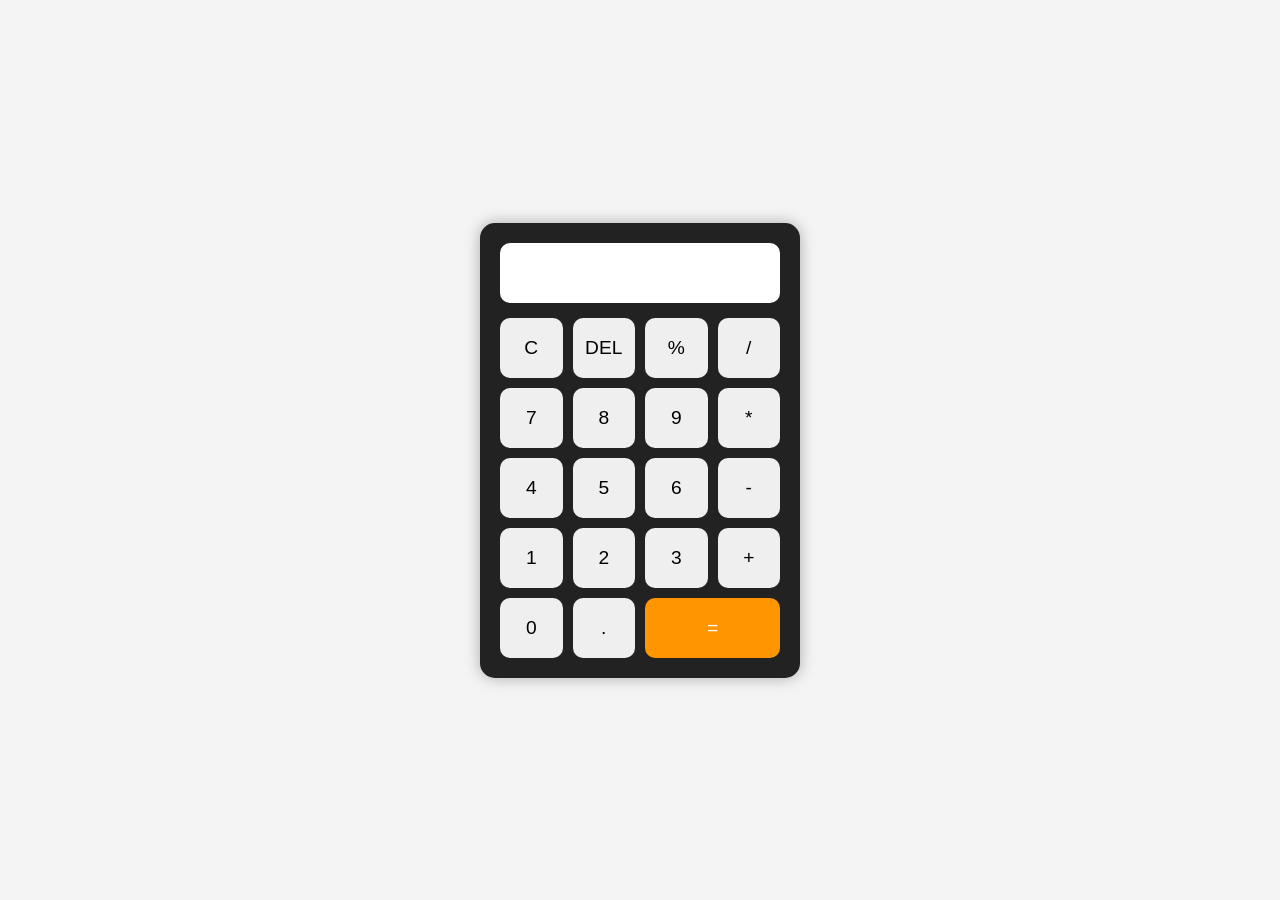
<file: codealpha/Calculator/index.html>
<!DOCTYPE html>
<html lang="en">
<head>
<meta charset="UTF-8">
<meta name="viewport" content="width=device-width, initial-scale=1.0">
<title>Calculator</title>

<style>
*{
    margin:0;
    padding:0;
    box-sizing:border-box;
    font-family:Arial, sans-serif;
}

body{
    display:flex;
    justify-content:center;
    align-items:center;
    height:100vh;
    background:#f4f4f4;
}

.calculator{
    width:320px;
    background:#222;
    padding:20px;
    border-radius:15px;
    box-shadow:0 0 15px rgba(0,0,0,0.3);
}

#display{
    width:100%;
    height:60px;
    margin-bottom:15px;
    text-align:right;
    font-size:2rem;
    padding:10px;
    border:none;
    border-radius:10px;
    background:#fff;
}

.buttons{
    display:grid;
    grid-template-columns:repeat(4,1fr);
    gap:10px;
}

button{
    height:60px;
    border:none;
    border-radius:10px;
    font-size:1.2rem;
    cursor:pointer;
    transition:0.3s;
}

button:hover{
    background:#ddd;
}

.equal{
    grid-column:span 2;
    background:#ff9500;
    color:white;
}
</style>
</head>

<body>

<div class="calculator">
    <input type="text" id="display" readonly>

    <div class="buttons">
        <button onclick="clearDisplay()">C</button>
        <button onclick="deleteLast()">DEL</button>
        <button onclick="appendValue('%')">%</button>
        <button onclick="appendValue('/')">/</button>

        <button onclick="appendValue('7')">7</button>
        <button onclick="appendValue('8')">8</button>
        <button onclick="appendValue('9')">9</button>
        <button onclick="appendValue('*')">*</button>

        <button onclick="appendValue('4')">4</button>
        <button onclick="appendValue('5')">5</button>
        <button onclick="appendValue('6')">6</button>
        <button onclick="appendValue('-')">-</button>

        <button onclick="appendValue('1')">1</button>
        <button onclick="appendValue('2')">2</button>
        <button onclick="appendValue('3')">3</button>
        <button onclick="appendValue('+')">+</button>

        <button onclick="appendValue('0')">0</button>
        <button onclick="appendValue('.')">.</button>
        <button class="equal" onclick="calculate()">=</button>
    </div>
</div>

<script>
const display = document.getElementById("display");

function appendValue(value)
{
    display.value += value;
}

function clearDisplay()
{
    display.value = "";
}

function deleteLast()
{
    display.value = display.value.slice(0, -1);
}

function calculate()
{
    try{
        display.value = eval(display.value);
    }
    catch{
        display.value = "Error";
    }
}
</script>

</body>
</html>
</file>
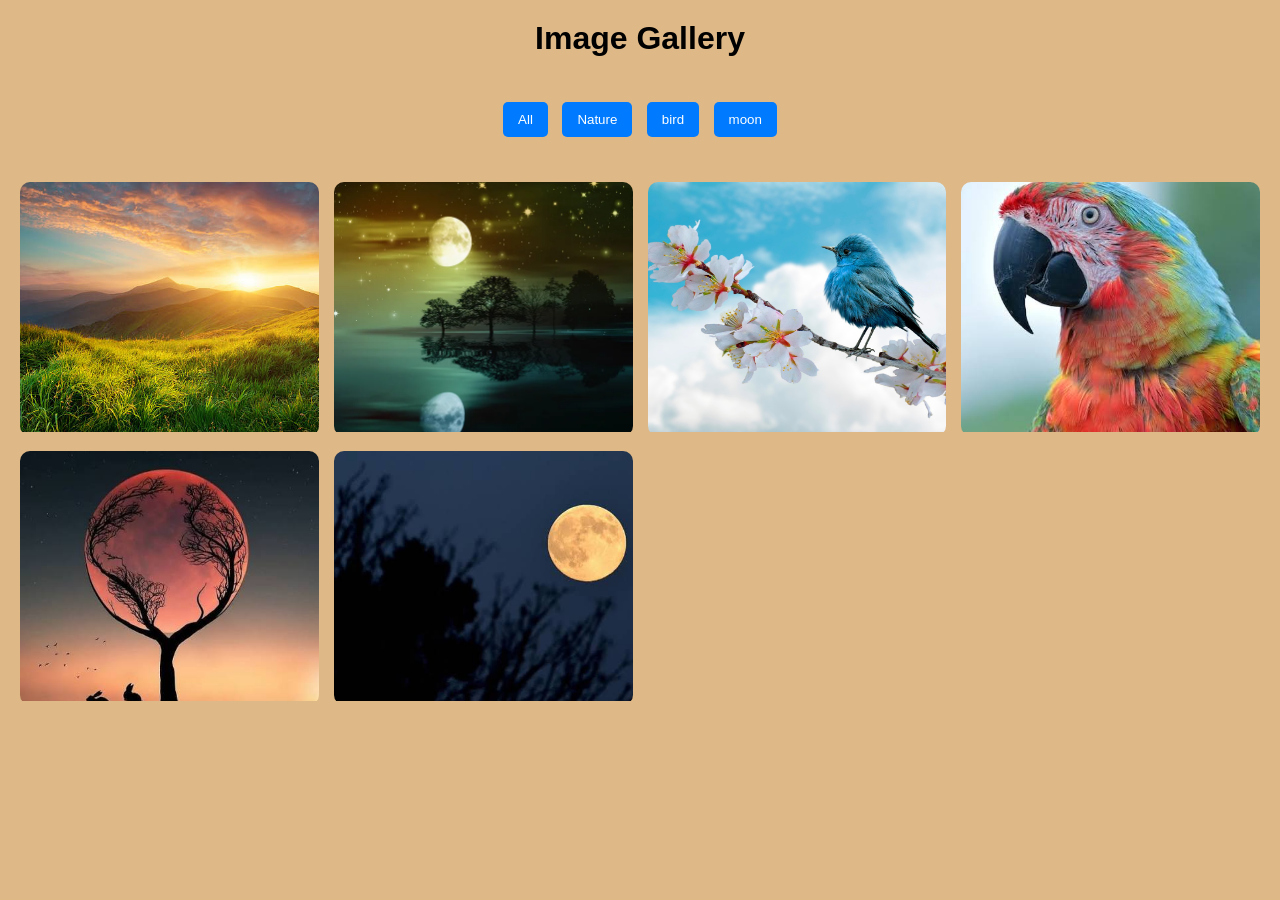
<file: codealpha/Gallery/index.html>
<!DOCTYPE html>
<html lang="en">
<head>
<meta charset="UTF-8">
<meta name="viewport" content="width=device-width, initial-scale=1.0">
<title>Image Gallery</title>
<link rel="stylesheet" href="style.css">
</head>
<body>

<h1>Image Gallery</h1>

<div class="filters">
    <button onclick="filterImages('all')">All</button>
    <button onclick="filterImages('nature')">Nature</button>
    <button onclick="filterImages('bird')">bird</button>
    <button onclick="filterImages('moon')">moon</button>
</div>

<div class="gallery">

    <div class="image nature">
        <img src="nature1.jpg" onclick="openLightbox(this.src)">
    </div>

    <div class="image nature">
        <img src="nature2.jpg" onclick="openLightbox(this.src)">
    </div>

    <div class="image bird">
        <img src="bird1.jpg" onclick="openLightbox(this.src)">
    </div>

    <div class="image bird">
        <img src="bird2.jpg" onclick="openLightbox(this.src)">
    </div>

    <div class="image moon">
        <img src="moon1.jpg" onclick="openLightbox(this.src)">
    </div>

    <div class="image moon">
        <img src="moon2.jpg" onclick="openLightbox(this.src)">
    </div>

</div>

<div id="lightbox">
    <span class="close" onclick="closeLightbox()">×</span>
    <button class="prev" onclick="changeImage(-1)">❮</button>

    <img id="lightbox-img">

    <button class="next" onclick="changeImage(1)">❯</button>
</div>

<script src="script.js"></script>

</body>
</html>
</file>
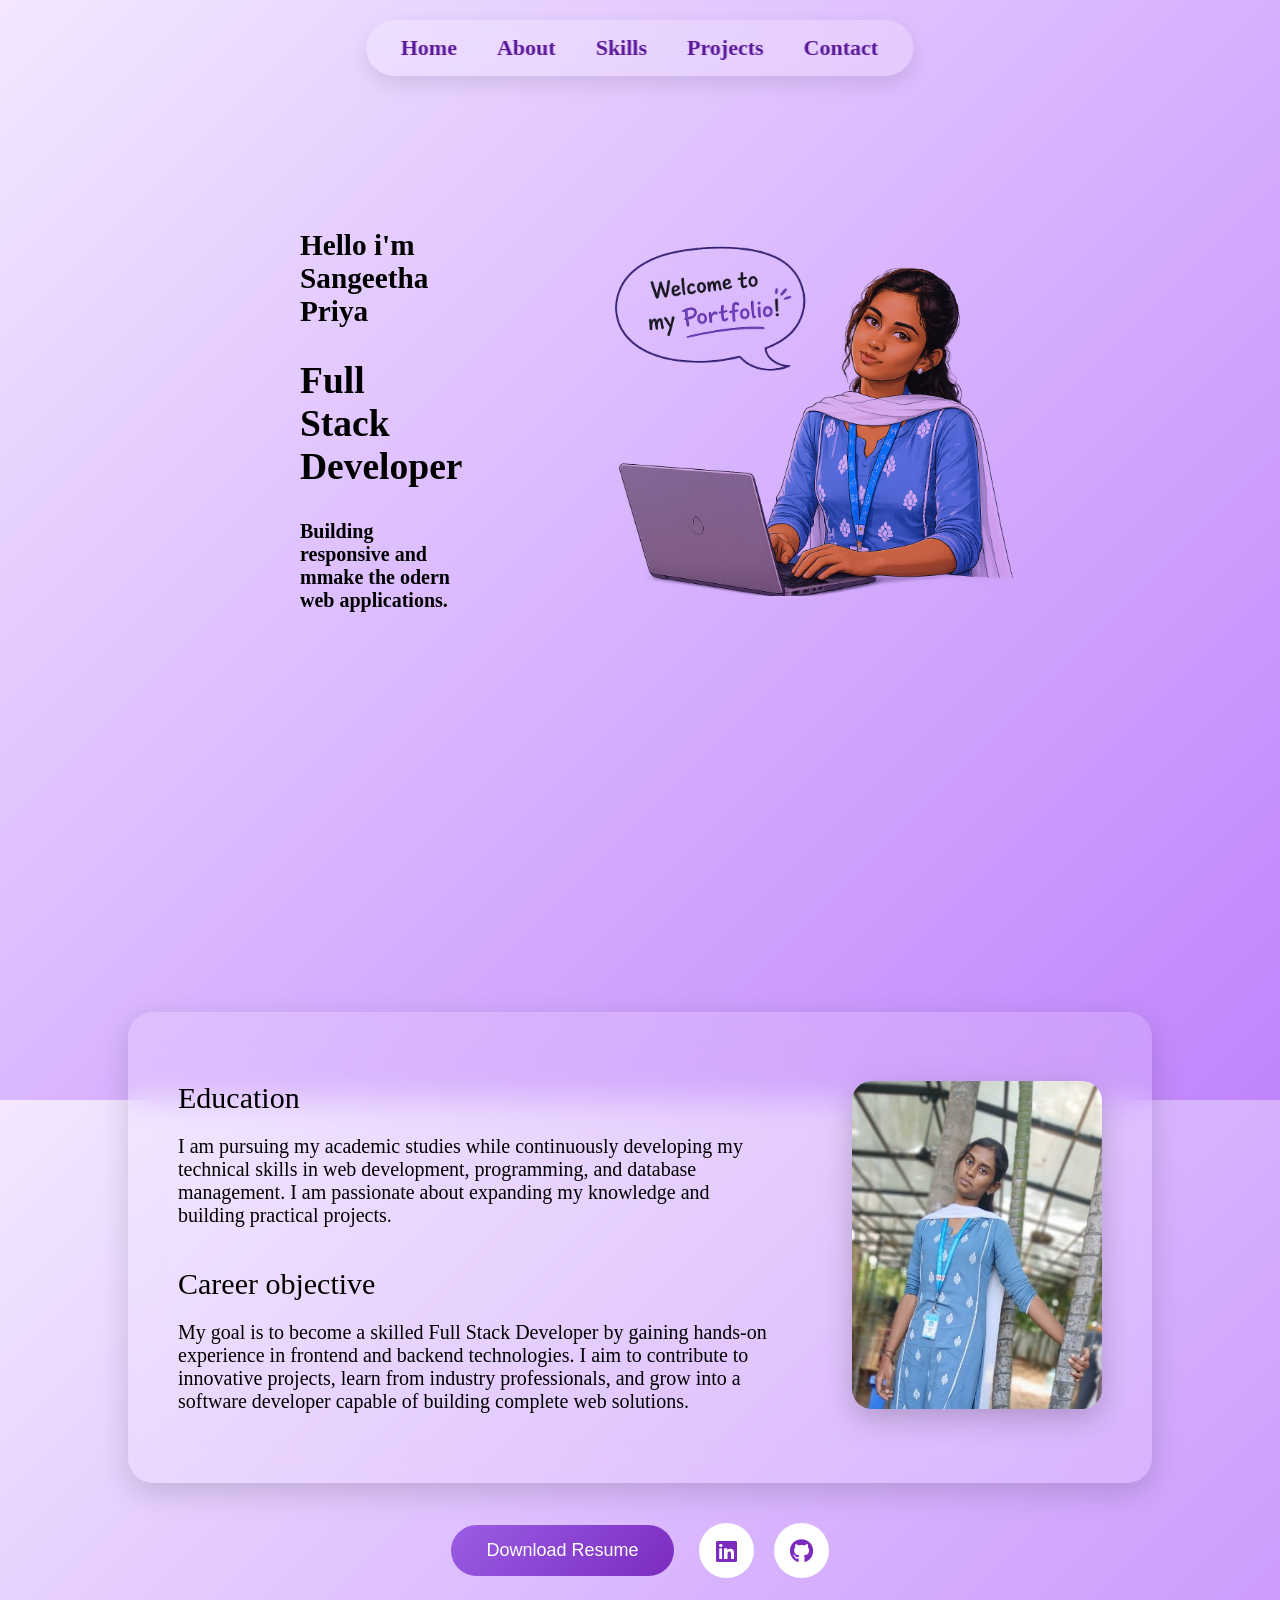
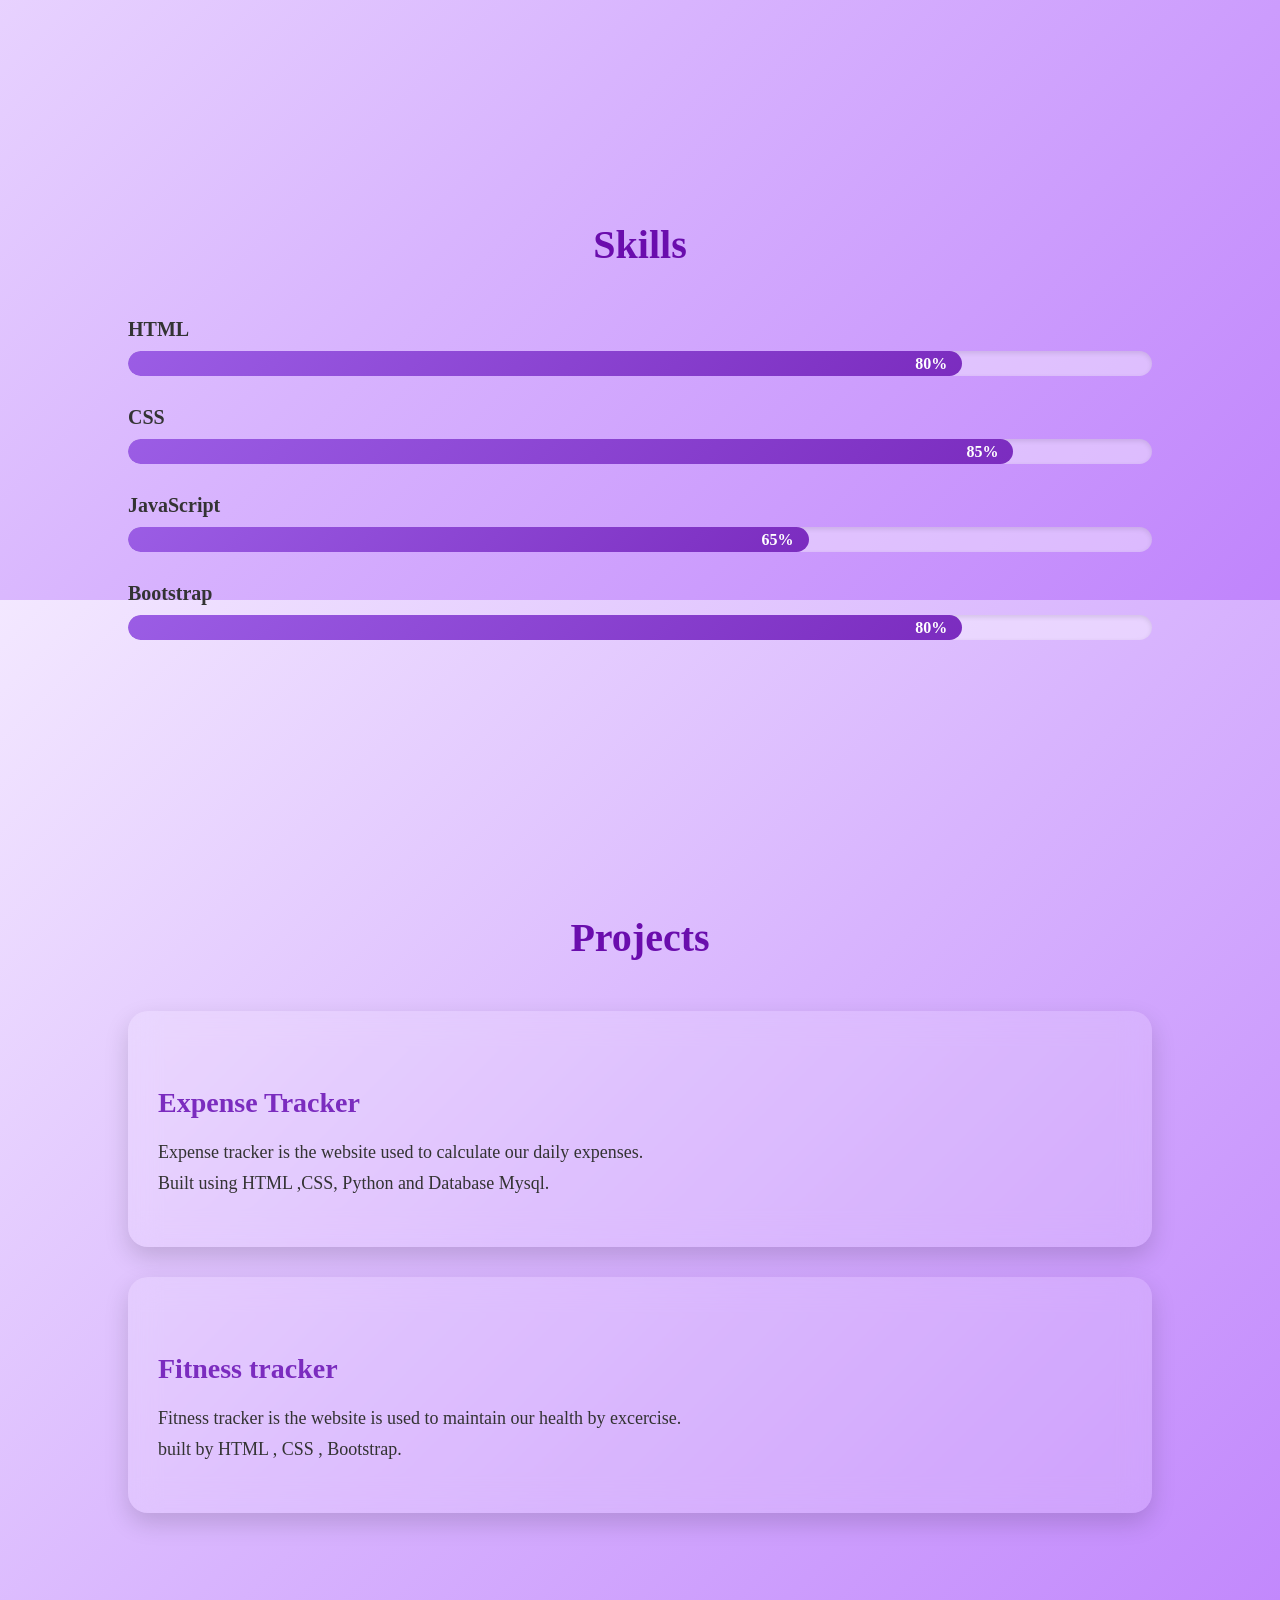
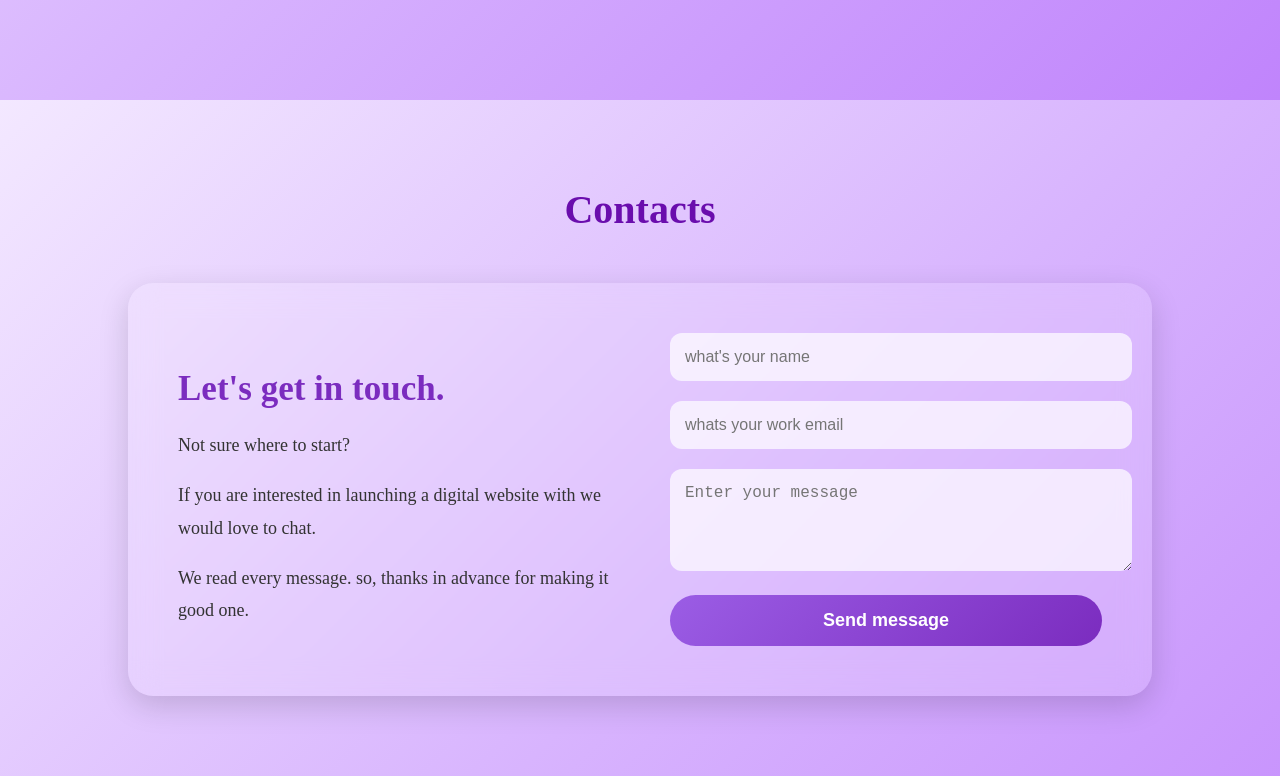
<file: codealpha/Portfolio/index.html>
<!DOCTYPE html>
<html lang="en">
<head>
    <meta charset="UTF-8">
    <meta name="viewport" content="width=device-width, initial-scale=1.0">
    <title>Portfolio</title>
      <link rel="stylesheet" href="https://cdnjs.cloudflare.com/ajax/libs/font-awesome/6.5.0/css/all.min.css">
    <link rel="stylesheet" href="style.css">
    
</head>
<body>
    <div class="container">
    <div class="top-nav">
        <a href="#home">Home</a>
        <a href="#about">About</a>
        <a href="#skills">Skills</a>
        <a href="#projects">Projects</a>
        <a href="#contact">Contact</a>
        </div>


    <section class="home" id="home">
        <div class="sec">
            <div>
        <h3>Hello i'm Sangeetha Priya</h3>
        <h1>Full Stack Developer</h1>
        <p>Building responsive and mmake the odern web applications.</p>
            </div>

        <div class="imgae">
        <img src="image.png" alt="Profile">
    </div>
    </div>
    </section>


    <section class="about" id="about">
        <div class="sect">

    <div class="txt">
        <h4>Education</h4>
        <p>
            I am pursuing my academic studies while continuously developing my technical skills in web development, programming, and database management. I am passionate about expanding my knowledge and building practical projects.
        </p>
        <h4>Career objective</h4>
        <p>My goal is to become a skilled Full Stack Developer by gaining hands-on experience in frontend and backend technologies. I aim to contribute to innovative projects, learn from industry professionals, and grow into a software developer capable of building complete web solutions.</p>
    </div>

    <div class="imge">
        <img src="profile.jpeg" alt="Profile" style="width:250px; height:auto;">
    </div>

</div>
<div class="but">
        <button onclick="window.location.href='resume.pdf'" class="btn">
    Download Resume
</button>
        <div class="icons">
         <a href="https://www.linkedin.com/in/sangeetha-priya-g-9b8b1a1b3/"  target="_blank"><i class="fab fa-linkedin"></i></a>
        <a href="https://github.com/sangeethapriyag" target="_blank"><i class="fab fa-github"></i></a> 
        </div>
        </div>
       </section>


    <section class="skills" id="skills">
    <h2>Skills</h2>

    <div class="skill">
        <p>HTML</p>
        <div class="bar">
            <div class="progress" style="width:80%;">80%</div>
        </div>
    </div>

    <div class="skill">
        <p>CSS</p>
        <div class="bar">
            <div class="progress" style="width:85%;">85%</div>
        </div>
    </div>

    <div class="skill">
        <p>JavaScript</p>
        <div class="bar">
            <div class="progress" style="width:65%;">65%</div>
        </div>
    </div>

    <div class="skill">
        <p>Bootstrap</p>
        <div class="bar">
            <div class="progress" style="width:80%;">80%</div>
        </div>
    </div>
</section>
    <section class="projects" id="projects">
        <h2> Projects</h2>
        <div class="container">
            <h5>Expense Tracker</h5>
            <p>Expense tracker is the website used to calculate our daily expenses.<br>Built using HTML ,CSS, Python and Database Mysql.</p>
        </div>
        <div class="container">
            <h5>Fitness tracker</h5>
            <p>Fitness tracker is the website is used to maintain our health by excercise.<br>built by HTML , CSS , Bootstrap.</p>
        </div>
    </section>


    <section class="contact" id="contact">
        <h2> Contacts</h2>
       <div class="container">
     <div class="text">   
     <h3 class="title">Let's get in touch.</h3>
     <div class="para">
        <p> Not sure where to start?</p>
        <p > If you are interested in launching a digital website with we would love to chat.</p>
        <p>We read every message. so, thanks in advance for making it good one.</p>
        </div>
        </div>
        <form id="myform">
            <div class="mb-3">
               
                <input type="text" class="form-control" id="name" placeholder="what's your name">
            </div>
            <div class="mb-3">
                
                <input type="email" class="form-control" id="email" placeholder="whats your work email">
            </div>
            <div class="mb-3">
                
                <textarea class="form-control" id="message" rows="4" placeholder="Enter your message"></textarea>
            </div>
             <button type="submit" class="btn btn-primary">Send message</button>
           
            </form>
         </div>
             

<script>
document.getElementById("myform").addEventListener("submit", async function(event) {
    alert("Button clicked");
    event.preventDefault();

    const name = document.getElementById("name").value.trim();
    const email = document.getElementById("email").value.trim();
    const message = document.getElementById("message").value.trim();

    
    if (name.length === 0) {
        alert("Please enter your name");
        return;
    }

    if (name.length > 50) {
        alert("Name should be less than 50 characters");
        return;
    }

    
    const emailPattern = /^[^\s@]+@[^\s@]+\.[^\s@]+$/;

    if (!emailPattern.test(email)) {
        alert("Please enter a valid email address");
        return;
    }

    
    if (message.length === 0) {
        alert("Please enter a message");
        return;
    }

    try {

        const response = await fetch("http://localhost:3000/contact", {
            method: "POST",
            headers: {
                "Content-Type": "application/json"
            },
            body: JSON.stringify({
                name: name,
                email: email,
                message: message
            })
        });

        const data = await response.json();

        if (response.ok) {
            alert(data.message);
            document.getElementById("myform").reset();
        } else {
            alert(data.message || "Something went wrong");
        }

    } catch (error) {
        console.error("Error:", error);
        alert("Error connecting to backend");
    }

});
</script>
    </section>
    </div>
    
</body>
</html>
</file>
<file: codealpha/Gallery/style.css>
*{
    margin:0;
    padding:0;
    box-sizing:border-box;
    font-family:Arial,sans-serif;
}

body{
    background-color:burlywood;
    padding:20px;
}

h1{
    text-align:center;
    margin-bottom:20px;
}

.filters{
    text-align:center;
    margin-bottom:20px;
    margin-top:40px;
}

.filters button{
    padding:10px 15px;
    margin:5px;
    border:none;
    background:#007bff;
    color:white;
    border-radius:5px;
    cursor:pointer;
}

.gallery{
    display:grid;
    grid-template-columns:repeat(auto-fit,minmax(250px,1fr));
    gap:15px;
    margin-top:40px;
}

.image{
    overflow:hidden;
    border-radius:10px;
}

.image img{
    width:100%;
    height:250px;
    object-fit:cover;
    transition:0.4s;
    cursor:pointer;
}

.image img:hover{
    transform:scale(1.1);
}

#lightbox{
    display:none;
    position:fixed;
    top:0;
    left:0;
    width:100%;
    height:100%;
    background:rgba(0,0,0,.9);
    justify-content:center;
    align-items:center;
}

#lightbox-img{
    width:70%;
    max-height:80%;
}

.close{
    position:absolute;
    top:20px;
    right:30px;
    font-size:40px;
    color:white;
    cursor:pointer;
}

.prev,
.next{
    position:absolute;
    background:none;
    border:none;
    color:white;
    font-size:40px;
    cursor:pointer;
}

.prev{
    left:20px;
}

.next{
    right:20px;
}
</file>
<file: codealpha/Portfolio/style.css>
body 
        {
            background: linear-gradient(135deg, #f3e8ff, #d8b4fe, #c084fc);
            height:100vh;
             margin: 0;
        }
        
.top-nav
{
    display: flex;
    justify-content: center;
    gap: 40px;

    position: fixed;
    top: 20px;
    left: 50%;
    transform: translateX(-50%);

    background: rgba(255,255,255,0.2);
    backdrop-filter: blur(10px);

    padding: 15px 35px;
    border-radius: 50px;

    box-shadow: 0 8px 20px rgba(0,0,0,0.1);

    z-index: 1000;
}

.top-nav a
{
    text-decoration: none;
    color: #5a189a;
    font-size: 22px;
    font-weight: 600;

    position: relative;
    transition: 0.3s ease;
}

.top-nav a:hover
{
    color: #9d4edd;
    transform: translateY(-2px);
}

.top-nav a::after
{
    content: "";
    position: absolute;
    width: 0;
    height: 3px;
    left: 0;
    bottom: -5px;

    background: #9d4edd;
    border-radius: 10px;

    transition: width 0.3s ease;
}

.top-nav a:hover::after
{
    width: 100%;
}
        .home 
        {
             font-size:25px;
            font-weight:bold;
            margin-bottom:300px;
            margin-top:200px;
        }
 
       

        .home p
        {
            font-size:20px;

        }
         .sec
        {
            display:flex;
            gap:80px;
            margin-top:40px;
            align-items:center;
            justify-content:space-between;
             margin-left:300px;
        }
       
      .about
      {
    padding: 80px 10%;
    margin-top: 50px;
    }

.sect
{
    display: flex;
    justify-content: center;
    align-items: center;
    gap: 80px;

    background: rgba(255,255,255,0.15);
    backdrop-filter: blur(15px);

    border-radius: 25px;
    padding: 50px;

    box-shadow: 0 10px 30px rgba(0,0,0,0.15);

    transition: 0.4s ease;
}

.sect:hover
{
    transform: translateY(-8px);
    box-shadow: 0 20px 40px rgba(0,0,0,0.2);
}
        .txt
        {
            margin-top:-20px;
            max-width:700px;
        }
        .txt h4
        {
            font-size:30px;
            font-weight:400;
            margin-bottom:3px;
        }
        .txt p
        {
            font-size:20px;
        }
        .img
        {
            width:100%;
            height:100%;
            object-fit:cover;
            overflow:hidden;
        }
       .imge img
       {
    width: 300px;
    border-radius: 20px;

    box-shadow: 0 10px 30px rgba(0,0,0,0.2);

    transition: 0.4s ease;
}

.imge img:hover
{
    transform: scale(1.05);
}
        .imgae img
{
    width:550px;
    height:auto;
    mix-blend-mode:multiply;
    opacity:0.95;
    margin-right:200px;
}
.but
{
    display: flex;
    justify-content: center;
    align-items: center;
    gap: 25px;
    margin-top: 40px;
}

.btn
{
    background: linear-gradient(135deg,#9b5de5,#7b2cbf);
    color: white;
    border: none;
    padding: 15px 35px;
    border-radius: 50px;
    font-size: 18px;
    cursor: pointer;
    transition: 0.3s;
}

.btn:hover
{
    transform: translateY(-3px);
    box-shadow: 0 10px 25px rgba(123,44,191,0.4);
}
.icons
{
    display:flex;
    gap:20px;
}

.icons a
{
    width:55px;
    height:55px;

    display:flex;
    justify-content:center;
    align-items:center;

    border-radius:50%;
    text-decoration:none;

    background:white;
    color:#7b2cbf;

    font-size:24px;

    transition:0.3s;
}

.icons a:hover
{
    background:#7b2cbf;
    color:white;
    transform:translateY(-5px) rotate(10deg);
}
.skills{
    padding: 80px 10%;
    margin-top: 50px;
}

.skills h2{
    text-align: center;
    font-size: 40px;
    color: #6a0dad;
    margin-bottom: 50px;
}

.skill{
    margin-bottom: 30px;
}

.skill p{
    font-size: 20px;
    font-weight: 600;
    margin-bottom: 10px;
    color: #333;
}

.bar{
    width: 100%;
    height: 25px;
    background: rgba(255,255,255,0.4);
    border-radius: 50px;
    overflow: hidden;
    box-shadow: inset 0 2px 5px rgba(0,0,0,0.1);
}

.progress{
    height: 100%;
    background: linear-gradient(135deg,#9b5de5,#7b2cbf);
    border-radius: 50px;
    text-align: right;
    padding-right: 15px;
    color: white;
    font-weight: bold;
    line-height: 25px;

    animation: fillBar 2s ease;
    transition: 0.4s;
}

.progress:hover{
    filter: brightness(1.15);
    transform: scaleY(1.1);
}

@keyframes fillBar{
    from{
        width:0;
    }
}
      
.projects{
    padding: 80px 10%;
    margin-top: 50px;
}

.projects h2{
    text-align: center;
    font-size: 40px;
    color: #6a0dad;
    margin-bottom: 50px;
}

.projects .container{
    background: rgba(255,255,255,0.15);
    backdrop-filter: blur(15px);

    padding: 30px;
    margin-bottom: 30px;

    border-radius: 20px;

    box-shadow: 0 10px 25px rgba(0,0,0,0.15);

    transition: all 0.4s ease;
}

.projects .container:hover{
    transform: translateY(-10px);
    box-shadow: 0 20px 40px rgba(123,44,191,0.3);
}

.projects h5{
    font-size: 28px;
    color: #7b2cbf;
    margin-bottom: 15px;
}

.projects p{
    font-size: 18px;
    color: #333;
    line-height: 1.7;
}

.contact{
    padding: 80px 10%;
    margin-top: 50px;
}

.contact h2{
    text-align: center;
    font-size: 40px;
    color: #6a0dad;
    margin-bottom: 50px;
}

.contact .container{
    background: rgba(255,255,255,0.15);
    backdrop-filter: blur(15px);

    display: flex;
    justify-content: space-between;
    align-items: center;

    gap: 60px;

    padding: 50px;
    border-radius: 25px;

    box-shadow: 0 10px 30px rgba(0,0,0,0.15);

    transition: 0.4s ease;
}

.contact .container:hover{
    transform: translateY(-8px);
}

.text{
    flex: 1;
}

.title{
    font-size: 35px;
    color: #7b2cbf;
    margin-bottom: 20px;
}

.para p{
    font-size: 18px;
    line-height: 1.8;
    color: #333;
}

#myform{
    flex: 1;
    display: flex;
    flex-direction: column;
    gap: 20px;
}
.form-control{
    width: 100%;
    padding: 15px;

    border: none;
    outline: none;

    border-radius: 12px;

    background: rgba(255,255,255,0.7);

    font-size: 16px;

    transition: 0.3s;
}

.form-control:focus{
    background: white;
    box-shadow: 0 0 15px rgba(123,44,191,0.3);
}
#myform button{
    background: linear-gradient(135deg,#9b5de5,#7b2cbf);
    color: white;

    border: none;
    padding: 15px;

    border-radius: 30px;

    font-size: 18px;
    font-weight: 600;

    cursor: pointer;

    transition: 0.3s ease;
}

#myform button:hover{
    transform: translateY(-3px);
    box-shadow: 0 10px 25px rgba(123,44,191,0.4);
}
</file>
